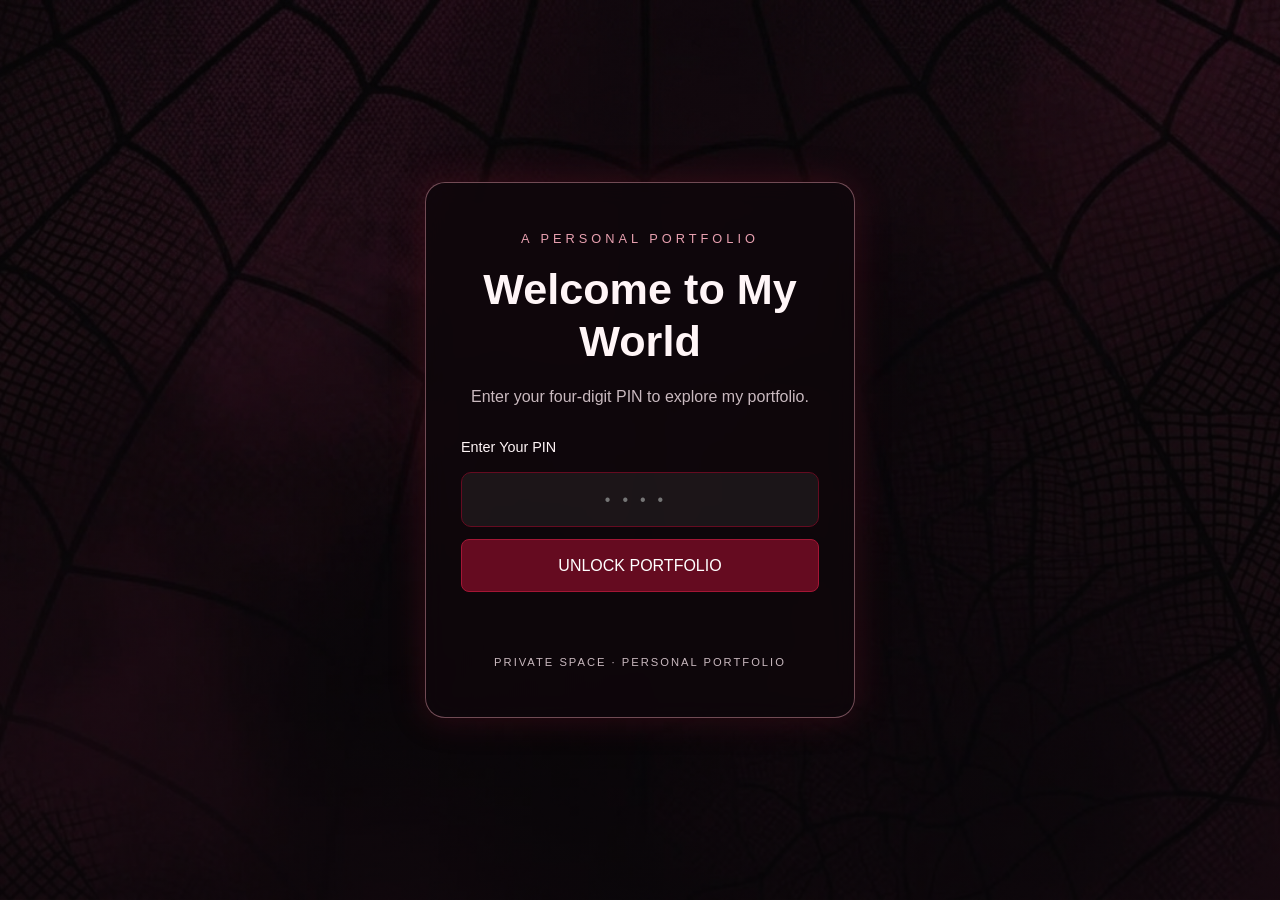
<file: index.html>
<!DOCTYPE html>
<html lang="en">
<head>
    <meta charset="UTF-8">
    <meta name="viewport" content="width=device-width, initial-scale=1.0">
    <title>My Portfolio</title>
    <link rel="stylesheet" href="style.css">
</head>
<body class="pin-page">

    <main class="pin-container">
        <div class="pin-card">
            <p class="small-title">A PERSONAL PORTFOLIO</p>
            <h1>Welcome to My World</h1>
            <p class="description">
                Enter your four-digit PIN to explore my portfolio.
            </p>

            <form id="pin-form">
                <label for="pin-input">Enter Your PIN</label>
                <input
                    type="password"
                    id="pin-input"
                    name="pin"
                    placeholder="••••"
                    maxlength="4"
                    inputmode="numeric"
                    pattern="[0-9]{4}"
                    autocomplete="off"
                    required
                >
                <button type="submit" id="unlock-button">
                    UNLOCK PORTFOLIO
                </button>
                <p id="pin-message" aria-live="polite"></p>
            </form>

            <p class="footer-text">
                PRIVATE SPACE · PERSONAL PORTFOLIO
            </p>
        </div>
    </main>

    <script src="script.js"></script>
</body>
</html>
</file>
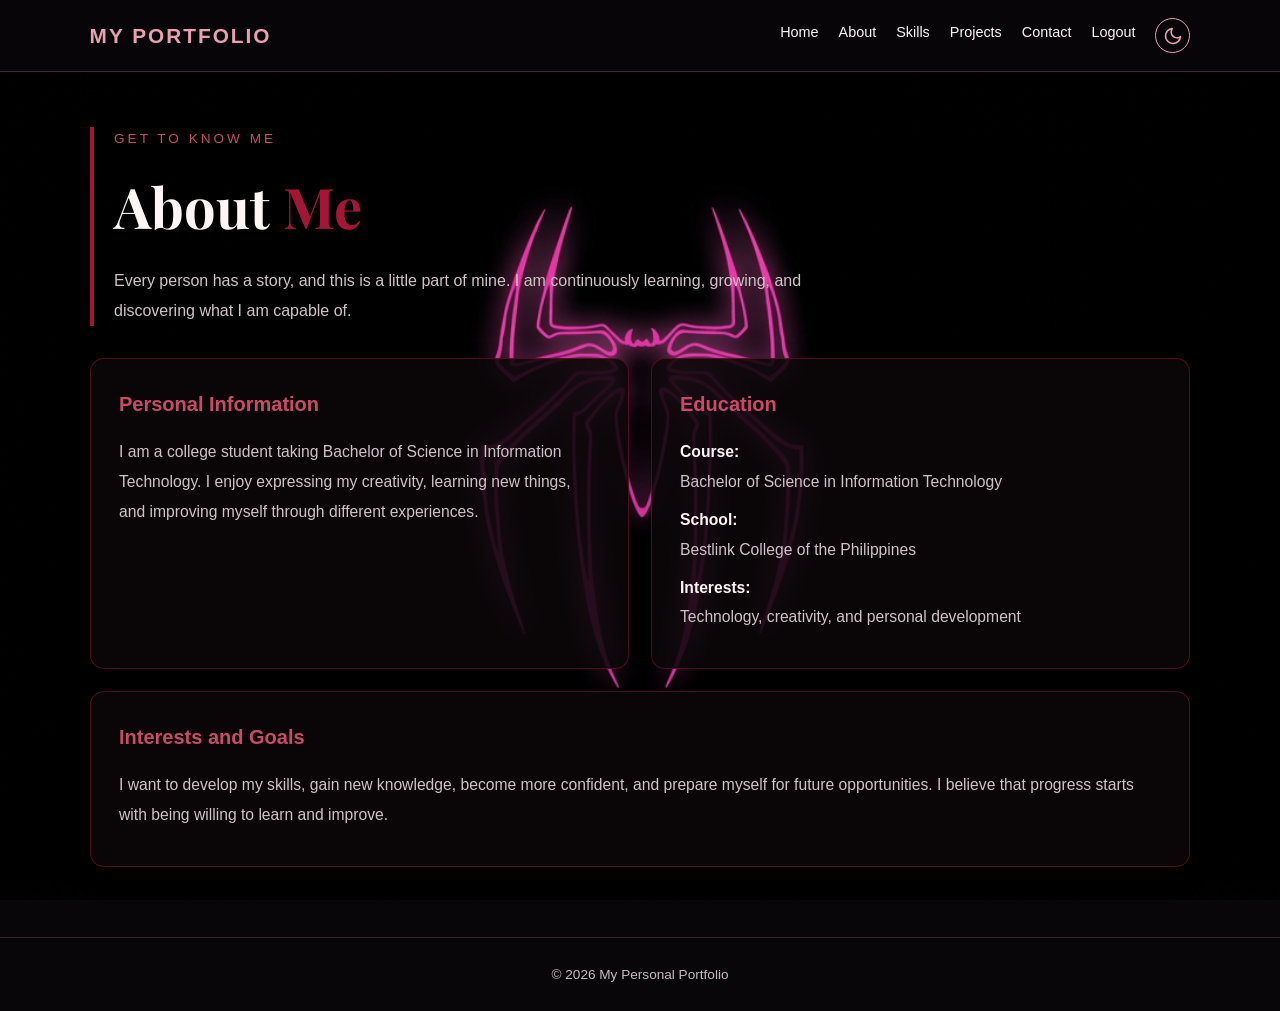
<file: about.html>
<!DOCTYPE html>
<html lang="en">
<head>
    <meta charset="UTF-8">
    <meta name="viewport" content="width=device-width, initial-scale=1.0">
    <title>About Me | My Portfolio</title>
    <link rel="preconnect" href="https://fonts.googleapis.com">
    <link href="https://fonts.googleapis.com/css2?family=Playfair+Display:wght@400;500;600;700&display=swap" rel="stylesheet">
    <link rel="stylesheet" href="style.css">
</head>
<body>
    <header>
        <nav class="navbar">
            <a href="home.html" class="logo">MY PORTFOLIO</a>
            <ul class="nav-links">
                <li><a href="home.html">Home</a></li>
                <li><a href="about.html" class="active">About</a></li>
                <li><a href="skills.html">Skills</a></li>
                <li><a href="projects.html">Projects</a></li>
                <li><a href="contact.html">Contact</a></li>
                <li><a href="index.html" class="logout-btn">Logout</a></li>
                <li>
                    <button id="theme-toggle" class="theme-toggle" aria-label="Toggle Theme">
                        <svg id="moon-icon" xmlns="http://www.w3.org/2000/svg" width="20" height="20" viewBox="0 0 24 24" fill="none" stroke="currentColor" stroke-width="2" stroke-linecap="round" stroke-linejoin="round">
                            <path d="M21 12.79A9 9 0 1 1 11.21 3 7 7 0 0 0 21 12.79z"></path>
                        </svg>
                        <svg id="sun-icon" xmlns="http://www.w3.org/2000/svg" width="20" height="20" viewBox="0 0 24 24" fill="none" stroke="currentColor" stroke-width="2" stroke-linecap="round" stroke-linejoin="round" style="display: none;">
                            <circle cx="12" cy="12" r="5"></circle>
                            <line x1="12" y1="1" x2="12" y2="3"></line>
                            <line x1="12" y1="21" x2="12" y2="23"></line>
                            <line x1="4.22" y1="4.22" x2="5.64" y2="5.64"></line>
                            <line x1="18.36" y1="18.36" x2="19.78" y2="19.78"></line>
                            <line x1="1" y1="12" x2="3" y2="12"></line>
                            <line x1="21" y1="12" x2="23" y2="12"></line>
                            <line x1="4.22" y1="19.78" x2="5.64" y2="18.36"></line>
                            <line x1="18.36" y1="5.64" x2="19.78" y2="4.22"></line>
                        </svg>
                    </button>
                </li>
            </ul>
        </nav>
    </header>

    <main class="page-content">
        <section class="about-section">
            <div class="about-header">
                <p class="welcome-text">GET TO KNOW ME</p>
                <h1>About <span>Me</span></h1>
                <p class="about-intro">
                    Every person has a story, and this is a little
                    part of mine. I am continuously learning,
                    growing, and discovering what I am capable of.
                </p>
            </div>

            <div class="about-grid">
                <article class="about-card">
                    <h2>Personal Information</h2>
                    <p>
                        I am a college student taking Bachelor of
                        Science in Information Technology. I enjoy
                        expressing my creativity, learning new things,
                        and improving myself through different experiences.
                    </p>
                </article>

                <article class="about-card">
                    <h2>Education</h2>
                    <p>
                        <strong>Course:</strong><br>
                        Bachelor of Science in Information Technology
                    </p>
                    <p>
                        <strong>School:</strong><br>
                        Bestlink College of the Philippines
                    </p>
                    <p>
                        <strong>Interests:</strong><br>
                        Technology, creativity, and personal development
                    </p>
                </article>

                <article class="about-card goals-card">
                    <h2>Interests and Goals</h2>
                    <p>
                        I want to develop my skills, gain new knowledge,
                        become more confident, and prepare myself for
                        future opportunities. I believe that progress
                        starts with being willing to learn and improve.
                    </p>
                </article>
            </div>
        </section>
    </main>

    <footer>
        <p>© 2026 My Personal Portfolio</p>
    </footer>

    <script src="theme.js"></script>
</body>
</html>
</file>
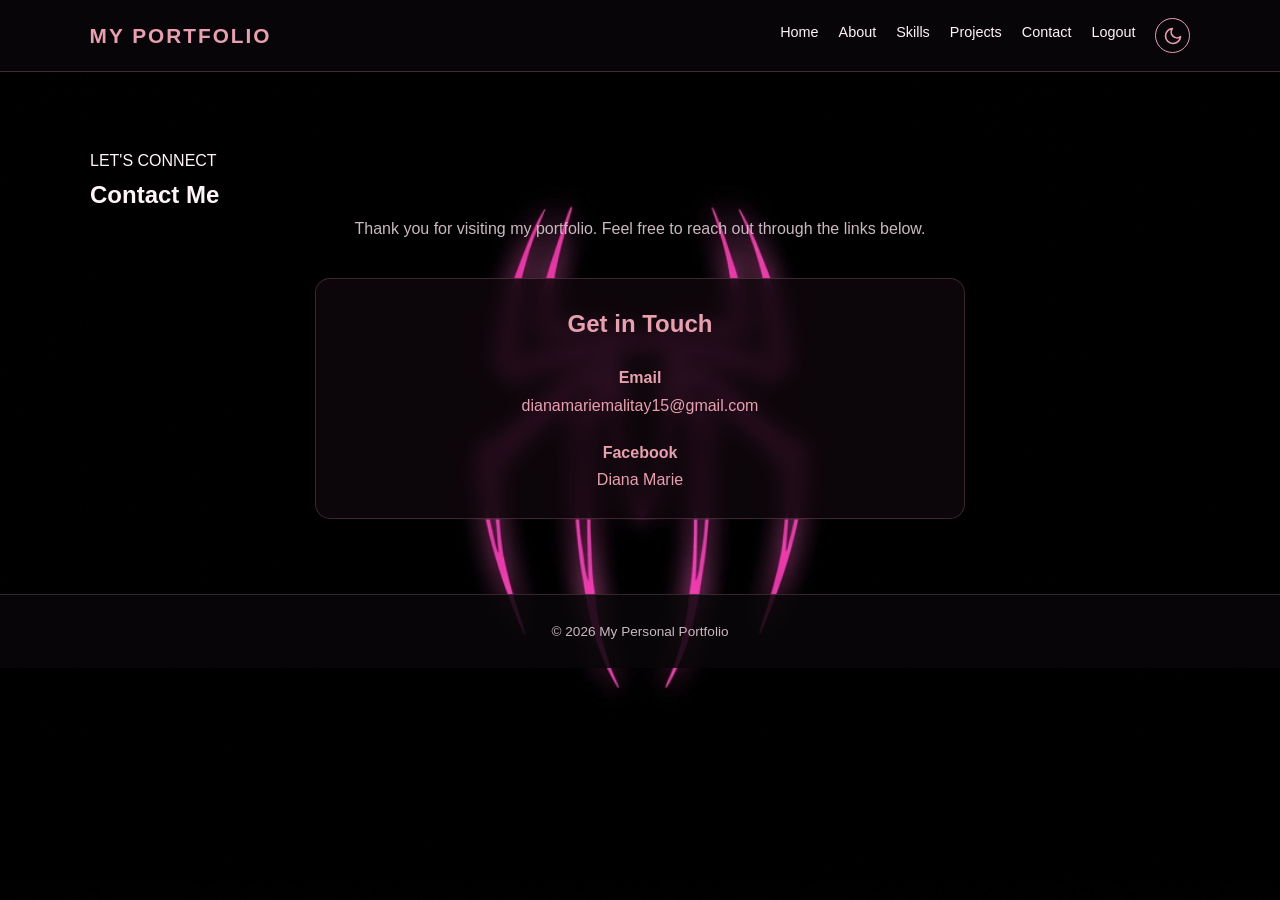
<file: contact.html>
<!DOCTYPE html>
<html lang="en">
<head>
    <meta charset="UTF-8">
    <meta name="viewport" content="width=device-width, initial-scale=1.0">
    <title>Contact Me | My Portfolio</title>
    <link rel="stylesheet" href="style.css">
</head>
<body>
    <header>
        <nav class="navbar">
            <a href="home.html" class="logo">MY PORTFOLIO</a>
            <ul class="nav-links">
                <li><a href="home.html">Home</a></li>
                <li><a href="about.html">About</a></li>
                <li><a href="skills.html">Skills</a></li>
                <li><a href="projects.html">Projects</a></li>
                <li><a href="contact.html" class="active">Contact</a></li>
                <li><a href="index.html" class="logout-btn">Logout</a></li>
                <li>
                    <button id="theme-toggle" class="theme-toggle" aria-label="Toggle Theme">
                        <svg id="moon-icon" xmlns="http://www.w3.org/2000/svg" width="20" height="20" viewBox="0 0 24 24" fill="none" stroke="currentColor" stroke-width="2" stroke-linecap="round" stroke-linejoin="round">
                            <path d="M21 12.79A9 9 0 1 1 11.21 3 7 7 0 0 0 21 12.79z"></path>
                        </svg>
                        <svg id="sun-icon" xmlns="http://www.w3.org/2000/svg" width="20" height="20" viewBox="0 0 24 24" fill="none" stroke="currentColor" stroke-width="2" stroke-linecap="round" stroke-linejoin="round" style="display: none;">
                            <circle cx="12" cy="12" r="5"></circle>
                            <line x1="12" y1="1" x2="12" y2="3"></line>
                            <line x1="12" y1="21" x2="12" y2="23"></line>
                            <line x1="4.22" y1="4.22" x2="5.64" y2="5.64"></line>
                            <line x1="18.36" y1="18.36" x2="19.78" y2="19.78"></line>
                            <line x1="1" y1="12" x2="3" y2="12"></line>
                            <line x1="21" y1="12" x2="23" y2="12"></line>
                            <line x1="4.22" y1="19.78" x2="5.64" y2="18.36"></line>
                            <line x1="18.36" y1="5.64" x2="19.78" y2="4.22"></line>
                        </svg>
                    </button>
                </li>
            </ul>
        </nav>
    </header>

    <main class="page-content">
        <section class="contact-section">
            <p class="welcome-text">LET'S CONNECT</p>
            <h1>Contact <span>Me</span></h1>
            <p class="section-description">
                Thank you for visiting my portfolio.
                Feel free to reach out through the links below.
            </p>

            <div class="contact-card">
                <h2>Get in Touch</h2>
                <p class="contact-label">Email</p>
                <p>
                    <a href="mailto:dianamariemalitay15@gmail.com">
                        dianamariemalitay15@gmail.com
                    </a>
                </p>
                <p class="contact-label">Facebook</p>
                <p>
                    <a href="https://www.facebook.com/" target="_blank" rel="noopener noreferrer">
                          Diana Marie
                    </a>
                </p>
            </div>
        </section>
    </main>

    <footer>
        <p>© 2026 My Personal Portfolio</p>
    </footer>
    <script src="theme.js"></script>
</body>
</html>
</file>
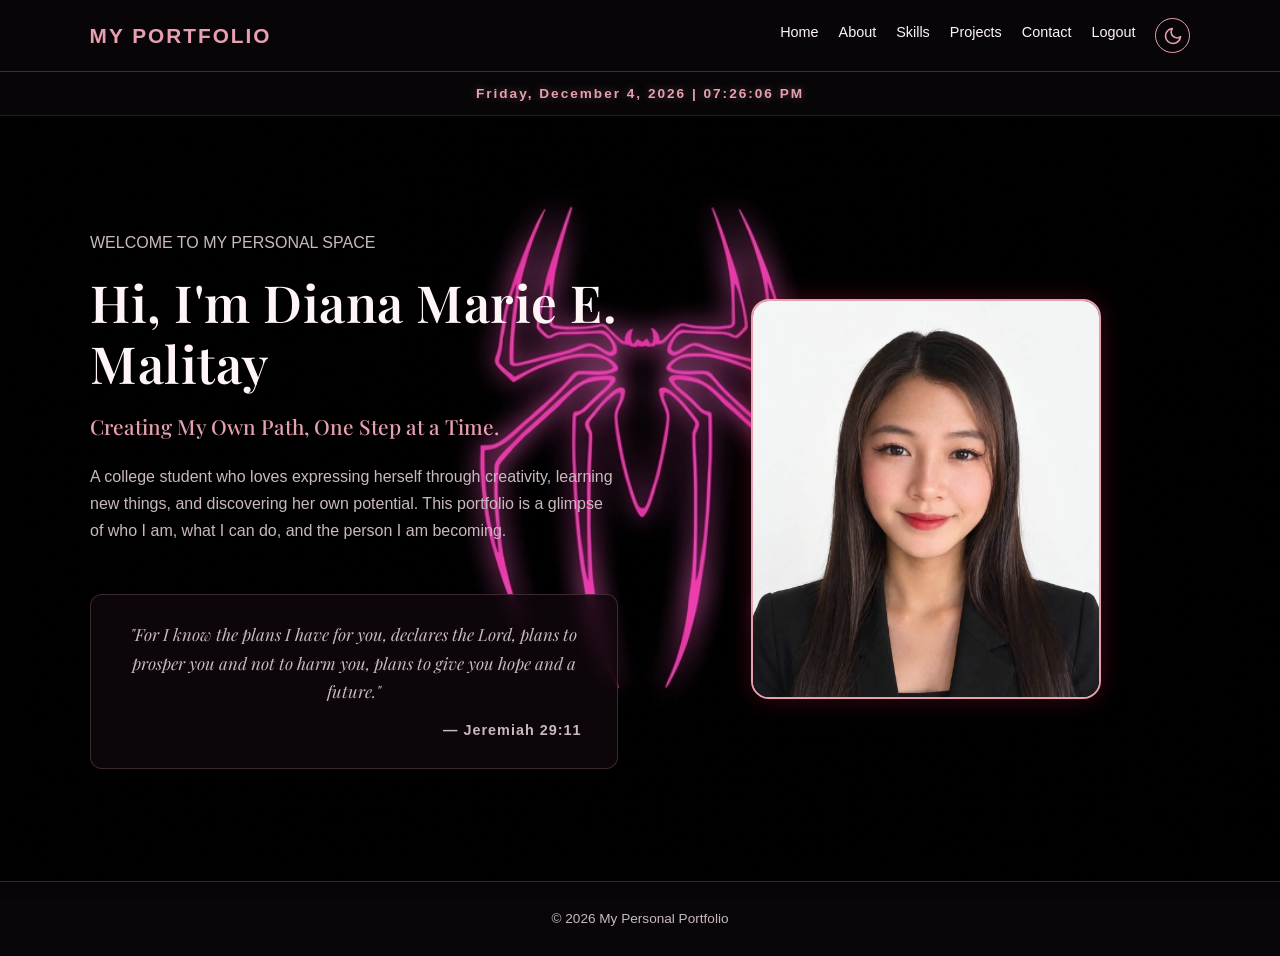
<file: home.html>
<!DOCTYPE html>
<html lang="en">
<head>
    <meta charset="UTF-8">
    <meta name="viewport" content="width=device-width, initial-scale=1.0">
    <link rel="preconnect" href="https://fonts.googleapis.com">
    <link href="https://fonts.googleapis.com/css2?family=Playfair+Display:wght@400;500;600;700&display=swap" rel="stylesheet">
    <title>Home | My Portfolio</title>
    <link rel="stylesheet" href="style.css">
</head>
<body>
    <header>
        <nav class="navbar">
            <a href="home.html" class="logo">MY PORTFOLIO</a>
            <ul class="nav-links">
                <li><a href="home.html" class="active">Home</a></li>
                <li><a href="about.html">About</a></li>
                <li><a href="skills.html">Skills</a></li>
                <li><a href="projects.html">Projects</a></li>
                <li><a href="contact.html">Contact</a></li>
                <li><a href="index.html" class="logout-btn">Logout</a></li>
                <li>
                    <button id="theme-toggle" class="theme-toggle" aria-label="Toggle Theme">
                        <svg id="moon-icon" xmlns="http://www.w3.org/2000/svg" width="20" height="20" viewBox="0 0 24 24" fill="none" stroke="currentColor" stroke-width="2" stroke-linecap="round" stroke-linejoin="round">
                            <path d="M21 12.79A9 9 0 1 1 11.21 3 7 7 0 0 0 21 12.79z"></path>
                        </svg>
                        <svg id="sun-icon" xmlns="http://www.w3.org/2000/svg" width="20" height="20" viewBox="0 0 24 24" fill="none" stroke="currentColor" stroke-width="2" stroke-linecap="round" stroke-linejoin="round" style="display: none;">
                            <circle cx="12" cy="12" r="5"></circle>
                            <line x1="12" y1="1" x2="12" y2="3"></line>
                            <line x1="12" y1="21" x2="12" y2="23"></line>
                            <line x1="4.22" y1="4.22" x2="5.64" y2="5.64"></line>
                            <line x1="18.36" y1="18.36" x2="19.78" y2="19.78"></line>
                            <line x1="1" y1="12" x2="3" y2="12"></line>
                            <line x1="21" y1="12" x2="23" y2="12"></line>
                            <line x1="4.22" y1="19.78" x2="5.64" y2="18.36"></line>
                            <line x1="18.36" y1="5.64" x2="19.78" y2="4.22"></line>
                        </svg>
                    </button>
                </li>
            </ul>
        </nav>
        <div class="top-clock" id="real-time-clock"></div>
    </header>

    <main>
        <section id="home" class="hero">
            <div class="hero-content">
                <p class="welcome-text">WELCOME TO MY PERSONAL SPACE</p>
                <h1>Hi, I'm <span>Diana Marie E. Malitay</span></h1>
                <h2>Creating My Own Path, One Step at a Time.</h2>
                <p class="intro">
                    A college student who loves expressing herself through
                    creativity, learning new things, and discovering her own
                    potential. This portfolio is a glimpse of who I am,
                    what I can do, and the person I am becoming.
                </p>
                
                <div class="verse-wrapper">
                    <div class="verse-card">
                        <p class="verse-text">
                            "For I know the plans I have for you, declares the Lord, plans to prosper you and not to harm you, plans to give you hope and a future."
                        </p>
                        <p class="verse-ref">— Jeremiah 29:11</p>
                    </div>
                </div>
            </div>

            <div class="hero-media">
                 <img src="profile%20(2).jpg" alt="My Profile Picture" class="profile-image">
            </div>
        </section>
    </main>

    <footer>
        <p>© 2026 My Personal Portfolio</p>
    </footer>

    <script src="theme.js"></script>
</body>
</html>
</file>
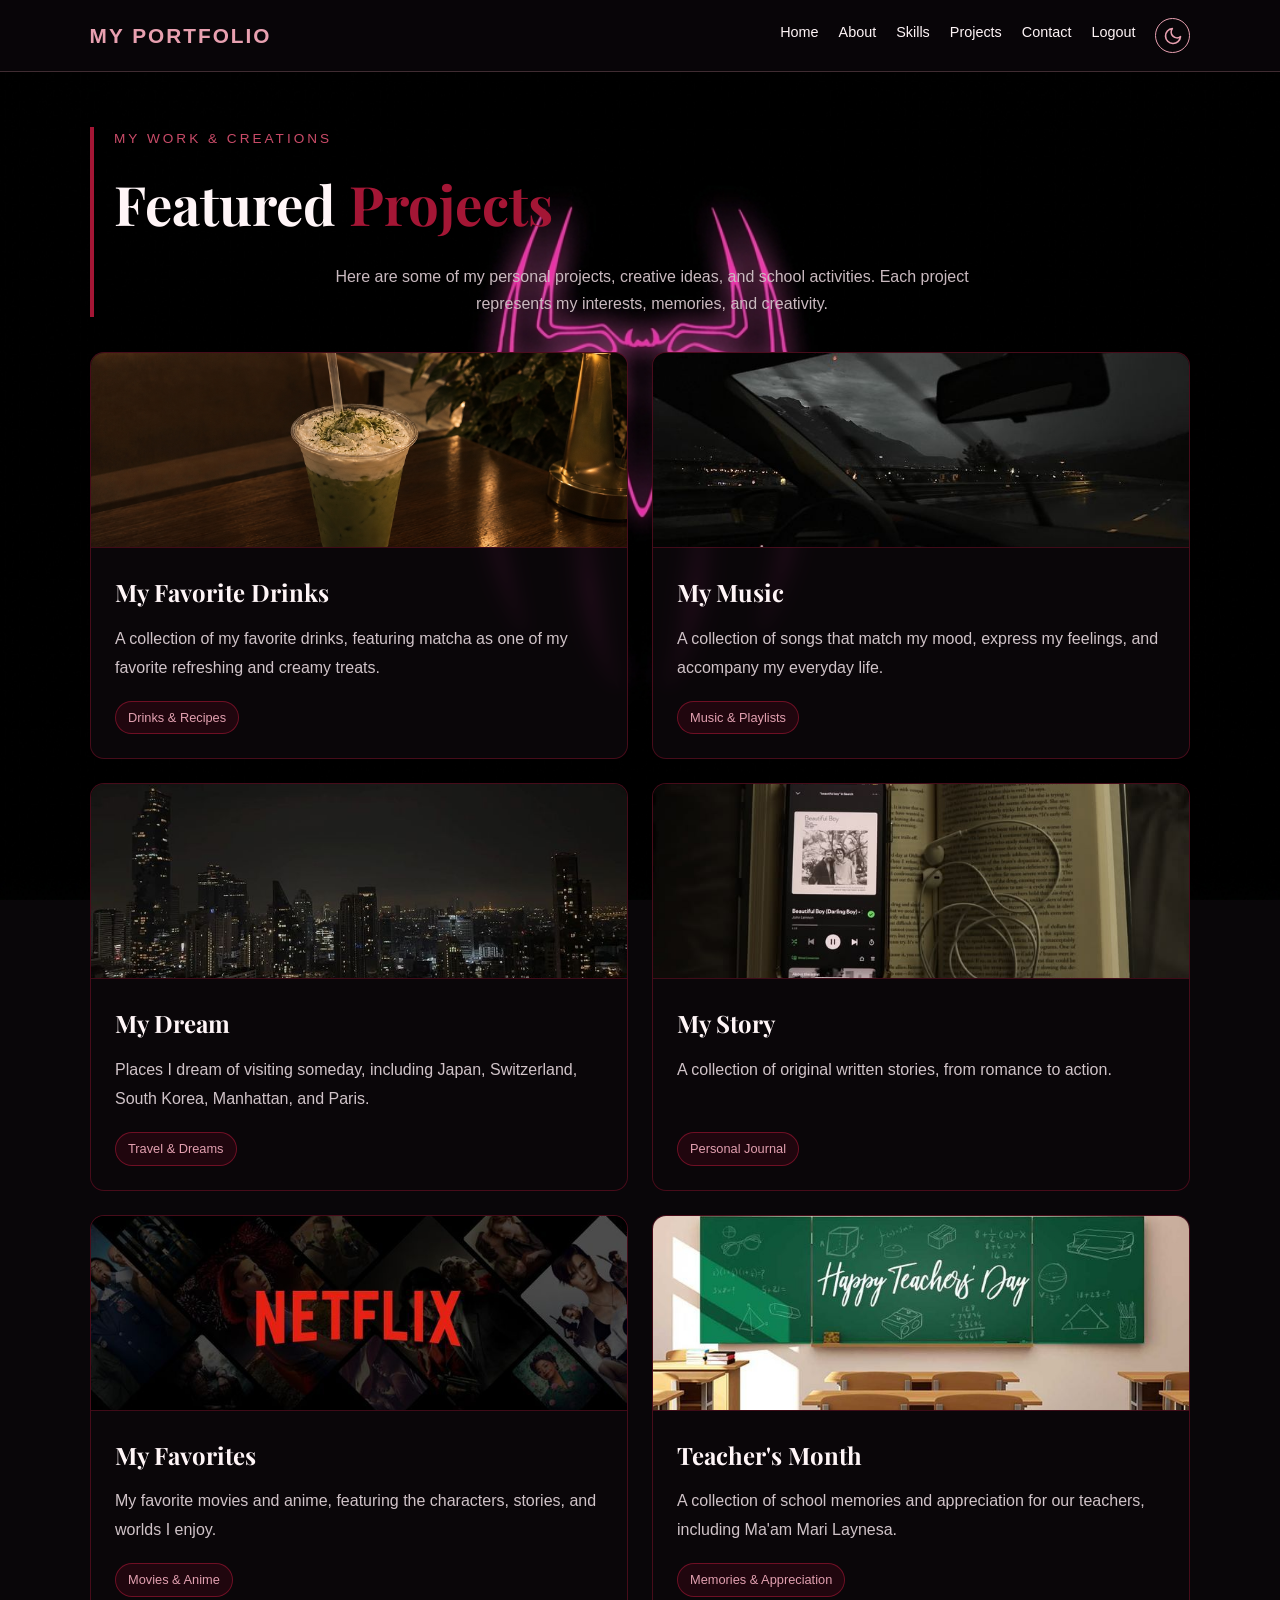
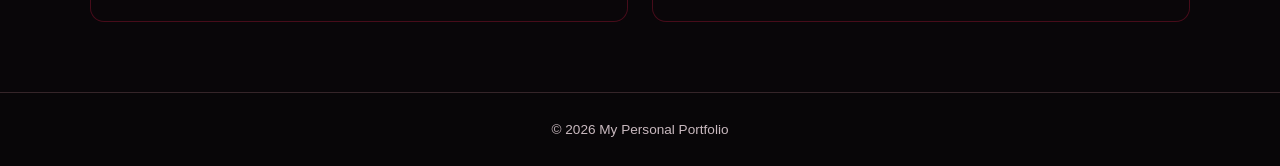
<file: projects.html>
<!DOCTYPE html>
<html lang="en">
<head>
    <meta charset="UTF-8">
    <meta name="viewport" content="width=device-width, initial-scale=1.0">
    <title>My Projects | My Portfolio</title>
    <link rel="preconnect" href="https://fonts.googleapis.com">
    <link href="https://fonts.googleapis.com/css2?family=Playfair+Display:wght@400;500;600;700&display=swap" rel="stylesheet">
    <link rel="stylesheet" href="style.css">
</head>
<body>
<header>
    <nav class="navbar">
        <a href="home.html" class="logo">MY PORTFOLIO</a>
        <ul class="nav-links">
            <li><a href="home.html">Home</a></li>
            <li><a href="about.html">About</a></li>
            <li><a href="skills.html">Skills</a></li>
            <li><a href="projects.html" class="active">Projects</a></li>
            <li><a href="contact.html">Contact</a></li>
            <li><a href="index.html" class="logout-btn">Logout</a></li>
            <li>
                <button id="theme-toggle" class="theme-toggle" aria-label="Toggle Theme">
                    <svg id="moon-icon" xmlns="http://www.w3.org/2000/svg" width="20" height="20" viewBox="0 0 24 24" fill="none" stroke="currentColor" stroke-width="2" stroke-linecap="round" stroke-linejoin="round">
                        <path d="M21 12.79A9 9 0 1 1 11.21 3 7 7 0 0 0 21 12.79z"></path>
                    </svg>
                    <svg id="sun-icon" xmlns="http://www.w3.org/2000/svg" width="20" height="20" viewBox="0 0 24 24" fill="none" stroke="currentColor" stroke-width="2" stroke-linecap="round" stroke-linejoin="round" style="display: none;">
                        <circle cx="12" cy="12" r="5"></circle>
                        <line x1="12" y1="1" x2="12" y2="3"></line>
                        <line x1="12" y1="21" x2="12" y2="23"></line>
                        <line x1="4.22" y1="4.22" x2="5.64" y2="5.64"></line>
                        <line x1="18.36" y1="18.36" x2="19.78" y2="19.78"></line>
                        <line x1="1" y1="12" x2="3" y2="12"></line>
                        <line x1="21" y1="12" x2="23" y2="12"></line>
                        <line x1="4.22" y1="19.78" x2="5.64" y2="18.36"></line>
                        <line x1="18.36" y1="5.64" x2="19.78" y2="4.22"></line>
                    </svg>
                </button>
            </li>
        </ul>
    </nav>
</header>

<main class="page-content">
    <section class="projects-section" id="projects-top">
        <div class="projects-header">
            <p class="welcome-text">MY WORK & CREATIONS</p>
            <h1>Featured <span>Projects</span></h1>
            <p class="section-description">
                Here are some of my personal projects, creative ideas,
                and school activities. Each project represents my
                interests, memories, and creativity.
            </p>
        </div>

        <div class="projects-grid">
            <article class="project-card">
                <div class="project-image">
                    <img src="matcha.jpg" alt="Matcha Frappe Shake">
                </div>
                <div class="project-info">
                    <h2>My Favorite Drinks</h2>
                    <p>
                        A collection of my favorite drinks, featuring matcha
                        as one of my favorite refreshing and creamy treats.
                    </p>
                    <a href="https://dyanne-brtz.github.io/1st-project-ITE/" class="project-category">Drinks & Recipes</a>
                </div>
            </article>

            <article class="project-card">
                <div class="project-image">
                    <img src="night-drive.jpg" alt="My Music Playlist">
                </div>
                <div class="project-info">
                    <h2>My Music</h2>
                    <p>
                        A collection of songs that match my mood,
                        express my feelings, and accompany my everyday life.
                    </p>
                    <a href="https://dyanne-brtz.github.io/2nd-Project-ITE/" class="project-category">Music & Playlists</a>
                </div>
            </article>

            <article class="project-card">
                <div class="project-image">
                    <img src="dream-cover.jpg" alt="My Dream">
                </div>
                <div class="project-info">
                    <h2>My Dream</h2>
                    <p>
                        Places I dream of visiting someday, including
                        Japan, Switzerland, South Korea, Manhattan, and Paris.
                    </p>
                    <a href="https://dyanne-brtz.github.io/3rd-Project-ITE/" class="project-category">Travel & Dreams</a>
                </div>
            </article>

            <article class="project-card">
                <div class="project-image">
                    <img src="mystory-cover.jpg" alt="My Story Cover">
                </div>
                <div class="project-info">
                    <h2>My Story</h2>
                    <p>
                        A collection of original written stories, 
                        from romance to action.
                    </p>
                    <a href="https://dyanne-brtz.github.io/4th-Project-ITE/" class="project-category">Personal Journal</a>
                </div>
            </article>

            <article class="project-card">
                <div class="project-image">
                    <img src="my favorites.jpg" alt="My Favorites">
                </div>
                <div class="project-info">
                    <h2>My Favorites</h2>
                    <p>
                        My favorite movies and anime, featuring the
                        characters, stories, and worlds I enjoy.
                    </p>
                    <a href="https://dyanne-brtz.github.io/5th-Project-ITE/" class="project-category">Movies & Anime</a>
                </div>
            </article>

            <article class="project-card">
                <div class="project-image">
                    <img src="teachers month.jpg" alt="Teacher's Month">
                </div>
                <div class="project-info">
                    <h2>Teacher's Month</h2>
                    <p>
                        A collection of school memories and appreciation
                        for our teachers, including Ma'am Mari Laynesa.
                    </p>
                    <a href="https://dyanne-brtz.github.io/6th-Project-ITE/" class="project-category">Memories & Appreciation</a>
                </div>
            </article>
        </div>
    </section>
</main>

<footer>
    <p>© 2026 My Personal Portfolio</p>
</footer>
<script src="theme.js"></script>
</body>
</html>
</file>
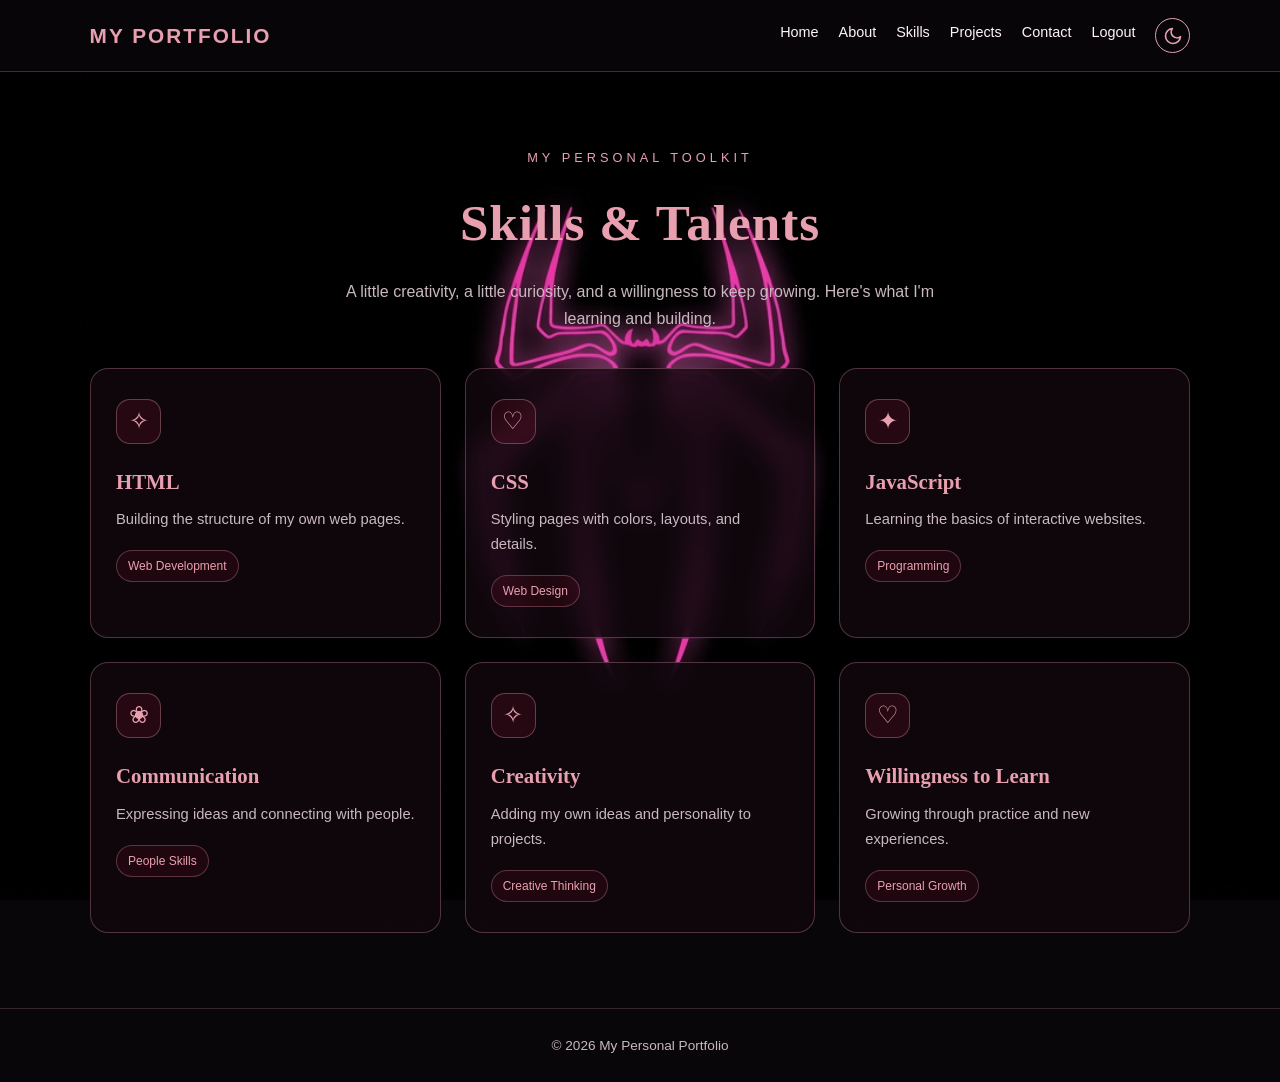
<file: skills.html>
<!DOCTYPE html>
<html lang="en">
<head>
    <meta charset="UTF-8">
    <meta name="viewport" content="width=device-width, initial-scale=1.0">
    <title>My Skills | My Portfolio</title>
    <link rel="stylesheet" href="style.css">
</head>
<body>
    <header>
        <nav class="navbar">
            <a href="home.html" class="logo">MY PORTFOLIO</a>
            <ul class="nav-links">
                <li><a href="home.html">Home</a></li>
                <li><a href="about.html">About</a></li>
                <li><a href="skills.html" class="active">Skills</a></li>
                <li><a href="projects.html">Projects</a></li>
                <li><a href="contact.html">Contact</a></li>
                <li><a href="index.html" class="logout-btn">Logout</a></li>
                <li>
                    <button id="theme-toggle" class="theme-toggle" aria-label="Toggle Theme">
                        <svg id="moon-icon" xmlns="http://www.w3.org/2000/svg" width="20" height="20" viewBox="0 0 24 24" fill="none" stroke="currentColor" stroke-width="2" stroke-linecap="round" stroke-linejoin="round">
                            <path d="M21 12.79A9 9 0 1 1 11.21 3 7 7 0 0 0 21 12.79z"></path>
                        </svg>
                        <svg id="sun-icon" xmlns="http://www.w3.org/2000/svg" width="20" height="20" viewBox="0 0 24 24" fill="none" stroke="currentColor" stroke-width="2" stroke-linecap="round" stroke-linejoin="round" style="display: none;">
                            <circle cx="12" cy="12" r="5"></circle>
                            <line x1="12" y1="1" x2="12" y2="3"></line>
                            <line x1="12" y1="21" x2="12" y2="23"></line>
                            <line x1="4.22" y1="4.22" x2="5.64" y2="5.64"></line>
                            <line x1="18.36" y1="18.36" x2="19.78" y2="19.78"></line>
                            <line x1="1" y1="12" x2="3" y2="12"></line>
                            <line x1="21" y1="12" x2="23" y2="12"></line>
                            <line x1="4.22" y1="19.78" x2="5.64" y2="18.36"></line>
                            <line x1="18.36" y1="5.64" x2="19.78" y2="4.22"></line>
                        </svg>
                    </button>
                </li>
            </ul>
        </nav>
    </header>

    <main class="page-section skills-page">
        <p class="small-title">MY PERSONAL TOOLKIT</p>
        <h1 class="section-title">Skills &amp; Talents</h1>
        <p class="section-description">
            A little creativity, a little curiosity, and a willingness
            to keep growing. Here's what I'm learning and building.
        </p>

        <div class="card-grid skills-grid">
            <div class="card skill-card">
                <span class="skill-icon">✧</span>
                <h2>HTML</h2>
                <p>Building the structure of my own web pages.</p>
                <span class="skill-tag">Web Development</span>
            </div>

            <div class="card skill-card">
                <span class="skill-icon">♡</span>
                <h2>CSS</h2>
                <p>Styling pages with colors, layouts, and details.</p>
                <span class="skill-tag">Web Design</span>
            </div>

            <div class="card skill-card">
                <span class="skill-icon">✦</span>
                <h2>JavaScript</h2>
                <p>Learning the basics of interactive websites.</p>
                <span class="skill-tag">Programming</span>
            </div>

            <div class="card skill-card">
                <span class="skill-icon">❀</span>
                <h2>Communication</h2>
                <p>Expressing ideas and connecting with people.</p>
                <span class="skill-tag">People Skills</span>
            </div>

            <div class="card skill-card">
                <span class="skill-icon">✧</span>
                <h2>Creativity</h2>
                <p>Adding my own ideas and personality to projects.</p>
                <span class="skill-tag">Creative Thinking</span>
            </div>

            <div class="card skill-card">
                <span class="skill-icon">♡</span>
                <h2>Willingness to Learn</h2>
                <p>Growing through practice and new experiences.</p>
                <span class="skill-tag">Personal Growth</span>
            </div>
        </div>
    </main>

    <footer>
        <p>© 2026 My Personal Portfolio</p>
    </footer>

    <script src="theme.js"></script>
</body>
</html>
</file>
<file: style.css>
* {
    margin: 0;
    padding: 0;
    box-sizing: border-box;
}

:root {
    --black: #090609;
    --dark-red: #650b20;
    --red: #a41635;
    --pink: #e8a0b0;
    --white: #fff5f7;
    --muted: #c9b9bf;
    --glass: rgba(15, 7, 12, 0.82);
}

html { scroll-behavior: smooth; }

body {
    min-height: 100vh;
    font-family: Arial, Helvetica, sans-serif;
    color: var(--white);
    background-color: var(--black);
    background-image: url("background-dark.jpg");
    background-position: center;
    background-size: cover;
    background-attachment: fixed;
    line-height: 1.7;
}

body.pin-page {
    background-image:
        linear-gradient(rgba(9, 6, 9, 0.45), rgba(9, 6, 9, 0.70)),
        url("pin-bg.jpg");
    background-position: center;
    background-size: cover;
    background-repeat: no-repeat;
    background-attachment: fixed;
}

a { color: var(--pink); text-decoration: none; transition: 0.3s ease; }
a:hover { color: white; }
button, input { font: inherit; }

.navbar {
    width: 100%;
    padding: 18px 7%;
    display: flex;
    justify-content: space-between;
    align-items: center;
    flex-wrap: wrap;
    gap: 15px;
    background: rgba(9, 6, 9, 0.92);
    border-bottom: 1px solid rgba(232, 160, 176, 0.25);
}

.logo { color: var(--pink); font-size: 1.3rem; font-weight: bold; letter-spacing: 2px; }
.nav-links { display: flex; flex-wrap: wrap; gap: 20px; list-style: none; }
.nav-links a { color: var(--white); font-size: 0.9rem; }
.nav-links a:hover { color: var(--pink); }

section, .page-section { width: min(1100px, 88%); margin: 0 auto; padding: 75px 0; }
.section-title { margin-bottom: 12px; color: var(--pink); font-size: clamp(2rem, 5vw, 3rem); text-align: center; }
.section-description { max-width: 700px; margin: 0 auto 35px; color: var(--muted); text-align: center; }
.small-title { color: var(--pink); font-size: 0.8rem; letter-spacing: 4px; text-transform: uppercase; }
.highlight { color: var(--pink); }

.pin-container { min-height: 100vh; display: flex; justify-content: center; align-items: center; padding: 25px; }
.pin-card {
    width: 100%; max-width: 430px; padding: 45px 35px; text-align: center;
    background: var(--glass); border: 1px solid rgba(232, 160, 176, 0.45);
    border-radius: 20px; box-shadow: 0 0 35px rgba(164, 22, 53, 0.25); backdrop-filter: blur(12px);
}
.pin-card h1 { margin: 15px 0; font-size: clamp(2rem, 6vw, 2.7rem); line-height: 1.2; }
.description { margin-bottom: 25px; color: var(--muted); }
#pin-form { display: flex; flex-direction: column; gap: 12px; }
#pin-form label { text-align: left; font-size: 0.9rem; }
#pin-input {
    width: 100%; padding: 13px; color: white; text-align: center; letter-spacing: 12px;
    background: rgba(255, 255, 255, 0.06); border: 1px solid var(--dark-red); border-radius: 10px; outline: none;
}
#pin-input:focus { border-color: var(--pink); }
#unlock-button, .btn {
    display: inline-block; padding: 12px 22px; color: white; background: var(--dark-red);
    border: 1px solid var(--red); border-radius: 8px; cursor: pointer; transition: 0.3s ease;
}
#unlock-button:hover, .btn:hover { background: var(--red); transform: translateY(-2px); }
#pin-message { min-height: 24px; color: var(--pink); font-size: 0.9rem; }
.footer-text { margin-top: 25px; color: var(--muted); font-size: 0.7rem; letter-spacing: 2px; }

.hero { min-height: 85vh; display: flex; justify-content: center; align-items: center; gap: 45px; }
.hero-content { flex: 1; }
.hero h1 { margin: 15px 0; font-family: 'Playfair Display', Georgia, serif; font-size: clamp(2rem, 4vw, 3.4rem); font-weight: 600; line-height: 1.2; letter-spacing: 0.5px; }
.hero h2 { font-family: 'Playfair Display', serif; font-size: 1.3rem; font-weight: 500; color: var(--pink); margin-bottom: 18px; }
.hero p { max-width: 600px; color: var(--muted); }
.hero-buttons { display: flex; flex-wrap: wrap; gap: 15px; margin-top: 25px; }
.hero-image, .media-placeholder {
    min-height: 280px; display: flex; flex: 1; justify-content: center; align-items: center;
    padding: 25px; color: var(--pink); text-align: center; background: var(--glass);
    border: 1px solid rgba(232, 160, 176, 0.35); border-radius: 18px;
}
.hero-media { flex: 1; display: flex; justify-content: center; align-items: center; }
.profile-image {
    width: 100%; max-width: 350px; height: 400px; object-fit: cover; object-position: center;
    border-radius: 18px; border: 2px solid var(--pink); box-shadow: 0 0 25px rgba(164, 22, 53, 0.35);
}
.verse-wrapper { width: 100%; margin-top: 50px; }
.verse-card {
    background: var(--glass); border: 1px solid rgba(232, 160, 176, 0.22);
    border-radius: 12px; padding: 25px 35px; text-align: center; backdrop-filter: blur(8px); width: 100%;
}
.verse-text { font-family: 'Playfair Display', Georgia, serif; font-size: 1.05rem; font-style: italic; color: var(--white); line-height: 1.7; margin-bottom: 12px; }
.verse-ref { color: var(--pink); font-size: 0.9rem; font-weight: bold; letter-spacing: 1px; text-align: right; }

.card-grid { display: grid; grid-template-columns: repeat(3, minmax(0, 1fr)); gap: 22px; margin-top: 30px; }
.card, .info-card, .contact-card, .project-card {
    padding: 25px; background: var(--glass); border: 1px solid rgba(232, 160, 176, 0.22);
    border-radius: 15px; transition: 0.3s ease; backdrop-filter: blur(8px);
}
.card:hover, .info-card:hover, .contact-card:hover, .project-card:hover {
    border-color: var(--pink); transform: translateY(-5px); box-shadow: 0 10px 25px rgba(164, 22, 53, 0.15);
}
.card h2, .info-card h2, .contact-card h2, .project-card h2 { margin-bottom: 12px; color: var(--pink); }
.card p, .info-card p, .contact-card p, .project-card p { color: var(--muted); }
.skill-card { text-align: center; }
.skill-card h2 { font-size: 1.2rem; }

.about-section { width: min(1100px, 90%); margin: 0 auto; padding: 55px 0 70px; }
.about-header { margin-bottom: 32px; padding-left: 20px; border-left: 4px solid #a41635; }
.about-header .welcome-text { color: #c94b68; font-size: 0.85rem; letter-spacing: 3px; margin-bottom: 8px; }
.about-header h1 { font-family: 'Playfair Display', serif; color: #fff5f7; font-size: clamp(2.5rem, 5vw, 3.5rem); margin: 0 0 12px; }
.about-header h1 span { color: #a41635; }
.about-intro { max-width: 750px; color: #d0c3c8; line-height: 1.9; }
.about-grid { display: grid; grid-template-columns: repeat(2, minmax(0, 1fr)); gap: 22px; }
.about-card {
    padding: 28px; background: rgba(12, 7, 10, 0.88); border: 1px solid rgba(164, 22, 53, 0.45);
    border-radius: 14px; box-shadow: 0 8px 25px rgba(0, 0, 0, 0.18); transition: transform 0.25s ease, border-color 0.25s ease;
}
.about-card:hover { transform: translateY(-4px); border-color: #a41635; }
.about-card h2 { color: #c94b68; font-size: 1.25rem; margin: 0 0 16px; }
.about-card p { color: #d0c3c8; font-size: 0.98rem; line-height: 1.9; margin: 8px 0; }
.about-card strong { color: #fff5f7; }
.goals-card { grid-column: 1 / -1; }

.skills-page > .small-title { text-align: center; }
.skills-page .section-title { font-family: 'Playfair Display', Georgia, serif; font-size: clamp(2.2rem, 5vw, 3.2rem); letter-spacing: 1px; margin-top: 10px; }
.skills-page .section-description { max-width: 600px; }
.skills-grid { gap: 24px; }
.skills-grid .skill-card {
    position: relative; text-align: left; min-height: 235px; padding: 30px 25px;
    background: rgba(18, 8, 14, 0.82); border: 1px solid rgba(232, 160, 176, 0.3);
    border-radius: 18px; backdrop-filter: blur(12px); transition: transform 0.3s ease, border-color 0.3s ease, box-shadow 0.3s ease;
}
.skills-grid .skill-card:hover { transform: translateY(-7px); border-color: var(--pink); box-shadow: 0 10px 30px rgba(164, 22, 53, 0.25); }
.skill-icon {
    display: inline-flex; align-items: center; justify-content: center; width: 45px; height: 45px;
    margin-bottom: 20px; color: var(--pink); font-size: 1.5rem;
    background: rgba(164, 22, 53, 0.16); border: 1px solid rgba(232, 160, 176, 0.35); border-radius: 14px;
}
.skills-grid .skill-card h2 { font-family: 'Playfair Display', Georgia, serif; font-size: 1.3rem; margin-bottom: 8px; }
.skills-grid .skill-card p { font-size: 0.92rem; line-height: 1.7; }
.skill-tag {
    display: inline-block; margin-top: 18px; padding: 5px 11px; color: var(--pink);
    font-size: 0.75rem; border: 1px solid rgba(232, 160, 176, 0.3); border-radius: 30px; background: rgba(164, 22, 53, 0.12);
}

.projects-section { width: min(1100px, 90%); margin: 0 auto; padding: 55px 0 70px; }
.projects-header { margin-bottom: 32px; padding-left: 20px; border-left: 4px solid #a41635; }
.projects-header .welcome-text { color: #c94b68; font-size: 0.85rem; letter-spacing: 3px; margin-bottom: 8px; }
.projects-header h1 { font-family: 'Playfair Display', serif; color: #fff5f7; font-size: clamp(2.3rem, 5vw, 3.4rem); margin: 0 0 12px; }
.projects-header h1 span { color: #a41635; }
.projects-grid { display: grid; grid-template-columns: repeat(2, minmax(0, 1fr)); gap: 24px; align-items: stretch; }
.projects-grid .project-card {
    display: flex; flex-direction: column; min-width: 0; padding: 0; overflow: hidden;
    background: rgba(12, 7, 10, 0.90); border: 1px solid rgba(164, 22, 53, 0.4); border-radius: 14px;
}
.projects-grid .project-card .project-image {
    width: 100%; height: 195px; min-height: 0; margin: 0; padding: 0;
    overflow: hidden; border: none; border-bottom: 1px solid rgba(164, 22, 53, 0.35); border-radius: 0;
}
.projects-grid .project-card .project-image img { display: block; width: 100%; height: 100%; object-fit: cover; }
.projects-grid .project-info { padding: 24px; display: flex; flex-direction: column; flex-grow: 1; }
.projects-grid .project-info h2 { margin-bottom: 12px; color: #fff5f7; font-family: 'Playfair Display', Georgia, serif; }
.projects-grid .project-info > p:not(.project-category) { margin-bottom: 18px; color: #d0c3c8; line-height: 1.8; flex-grow: 1; }
.projects-grid .project-info .project-category {
    display: inline-block; padding: 5px 12px; color: #e2a0b0; font-size: 0.8rem;
    background: rgba(101, 11, 32, 0.25); border: 1px solid rgba(164, 22, 53, 0.6);
    border-radius: 20px; align-self: flex-start; margin-bottom: 0; transition: 0.3s;
}
.projects-grid .project-info .project-category:hover { background: #a41635; color: #fff; }

.contact-card { max-width: 650px; margin: 30px auto 0; text-align: center; }
.contact-label { margin-top: 20px; color: var(--pink) !important; font-weight: bold; }

footer {
    padding: 25px 15px; color: var(--muted); text-align: center;
    background: rgba(9, 6, 9, 0.85); border-top: 1px solid rgba(232, 160, 176, 0.2); font-size: 0.85rem;
}

.theme-toggle {
    background: transparent; border: 1px solid var(--pink); color: var(--pink);
    width: 35px; height: 35px; border-radius: 50%; cursor: pointer;
    display: flex; align-items: center; justify-content: center; font-size: 1.2rem; transition: 0.3s ease;
}
.theme-toggle:hover { background: var(--pink); color: var(--black); transform: scale(1.1); }

@media (max-width: 800px) {
    .navbar { justify-content: center; text-align: center; }
    .nav-links { justify-content: center; gap: 12px; }
    .hero { flex-direction: column; text-align: center; }
    .hero-buttons { justify-content: center; }
    .card-grid { grid-template-columns: repeat(2, minmax(0, 1fr)); }
    .about-content { grid-template-columns: 1fr; }
}

@media (max-width: 700px) {
    .about-section { padding: 35px 0 50px; }
    .about-grid { grid-template-columns: 1fr; gap: 16px; }
    .about-card { padding: 22px; }
    .goals-card { grid-column: auto; }
    .projects-section { padding: 35px 0 50px; }
    .projects-grid { grid-template-columns: 1fr; gap: 18px; }
}

@media (max-width: 520px) {
    section, .page-section { width: 90%; padding: 50px 0; }
    .card-grid { grid-template-columns: 1fr; }
    .pin-card { padding: 35px 22px; }
    .nav-links { gap: 10px; }
    .nav-links a { font-size: 0.8rem; }
}

body.light-mode {
    background-color: #f4f4f9 !important;
    color: #1a1a1a !important;
    background-image: url("background-light.jpg") !important;
    background-position: center !important;
    background-size: cover !important;
    background-attachment: fixed !important;
}

body.light-mode .navbar {
    background: rgba(255, 255, 255, 0.95) !important;
    border-bottom: 1px solid rgba(164, 22, 53, 0.2) !important;
}

body.light-mode footer {
    background: rgba(255, 255, 255, 0.95) !important;
    color: #555 !important;
    border-top: 1px solid rgba(164, 22, 53, 0.2) !important;
}

body.light-mode .logo,
body.light-mode .nav-links a,
body.light-mode .logout-btn {
    color: #a41635 !important;
}

body.light-mode .theme-toggle {
    background: rgba(255, 255, 255, 0.7);
    color: #a41635;
}

body.light-mode .hero h1,
body.light-mode .hero h2,
body.light-mode .welcome-text,
body.light-mode .verse-text,
body.light-mode .intro,
body.light-mode .pin-card h1,
body.light-mode .about-header h1,
body.light-mode .projects-header h1 {
    color: #1a1a1a !important;
}

body.light-mode .hero h1 span,
body.light-mode .about-header h1 span,
body.light-mode .projects-header h1 span {
    color: #a41635 !important;
}

body.light-mode .section-description,
body.light-mode .description,
body.light-mode .about-intro,
body.light-mode .footer-text,
body.light-mode .small-title {
    color: #555 !important;
}

body.light-mode .pin-card,
body.light-mode .verse-card,
body.light-mode .card,
body.light-mode .info-card,
body.light-mode .contact-card,
body.light-mode .project-card,
body.light-mode .about-card,
body.light-mode .hero-image,
body.light-mode .media-placeholder {
    background: rgba(255, 255, 255, 0.95) !important;
    border: 1px solid rgba(164, 22, 53, 0.3) !important;
    box-shadow: 0 5px 15px rgba(0, 0, 0, 0.05) !important;
    backdrop-filter: none !important;
}

body.light-mode .skills-grid .skill-card {
    background: rgba(255, 255, 255, 0.95) !important;
    border: 1px solid rgba(164, 22, 53, 0.3) !important;
    backdrop-filter: none !important;
}

body.light-mode .about-header,
body.light-mode .projects-header {
    border-left: 4px solid #a41635 !important;
}

body.light-mode .project-image {
    background: rgba(164, 22, 53, 0.08) !important;
    border-color: rgba(164, 22, 53, 0.3) !important;
}

body.light-mode .project-info h2,
body.light-mode .card h2,
body.light-mode .info-card h2,
body.light-mode .contact-card h2,
body.light-mode .about-card h2 {
    color: #1a1a1a !important;
}

body.light-mode .project-info > p:not(.project-category),
body.light-mode .about-card p,
body.light-mode .about-intro,
body.light-mode .card p,
body.light-mode .info-card p,
body.light-mode .contact-card p,
body.light-mode .skills-grid .skill-card p {
    color: #333 !important;
}

body.light-mode .about-card strong {
    color: #1a1a1a !important;
}

body.light-mode .skills-grid .skill-card h2,
body.light-mode .project-info h2 {
    color: #1a1a1a !important;
}

body.light-mode #pin-input {
    background: rgba(255, 255, 255, 0.9) !important;
    border: 1px solid #a41635 !important;
    color: #1a1a1a !important;
}

body.light-mode #pin-form label {
    color: #1a1a1a !important;
}

body.light-mode #pin-message {
    color: #a41635 !important;
}

body.light-mode .skill-tag,
body.light-mode .project-category,
body.light-mode a.project-category {
    background: rgba(164, 22, 53, 0.1) !important;
    border: 1px solid rgba(164, 22, 53, 0.4) !important;
    color: #a41635 !important;
}

body.light-mode .project-category:hover {
    background: #a41635 !important;
    color: #fff !important;
}

.top-clock {
    text-align: center;
    padding: 10px 15px;
    background: rgba(9, 6, 9, 0.85);
    border-bottom: 1px solid rgba(232, 160, 176, 0.15);
    font-size: 0.85rem;
    letter-spacing: 2px;
    color: var(--pink);
    font-weight: bold;
    text-shadow: 0 0 10px rgba(232, 160, 176, 0.4);
}

body.light-mode .top-clock {
    background: rgba(255, 255, 255, 0.95) !important;
    color: #a41635 !important;
    border-bottom: 1px solid rgba(164, 22, 53, 0.2) !important;
    text-shadow: none;
}

.body {
    background-image: url("background-dark.jpg") !important;
    background-position: center !important;
    background-size: cover !important;
    background-attachment: fixed !important;
}

body.light-mode {
    background-image: url("background-light.jpg") !important;
}
    cursor: pointer;
    display: flex;
    align-items: center;
    justify-content: center;
    transition: 0.3s ease;
}

.theme-toggle:hover {
    background: var(--pink);
    color: var(--black);
    transform: scale(1.1);
    font-weight: bold;
    letter-spacing: 1px;
    text-decoration: none;
    background: #650b20;
    border: 1px solid #a41635;

body.light-mode.pin-page {
    background-image: 
        linear-gradient(rgba(255, 255, 255, 0.6), rgba(255, 255, 255, 0.8)),
        url("background-light.jpg") !important;
    background-color: #f4f4f9 !important;
    background-position: center !important;
    background-size: cover !important;
    background-attachment: fixed !important;
}

body.light-mode.pin-page {
    background-image: 
        linear-gradient(rgba(255, 255, 255, 0.6), rgba(255, 255, 255, 0.8)),
        url("background-light.jpg") !important;
    background-color: #f4f4f9 !important;
    background-position: center !important;
    background-size: cover !important;
    background-attachment: fixed !important;
}

body.light-mode.pin-page .pin-card {
    background: rgba(255, 255, 255, 0.95) !important;
    border: 1px solid rgba(164, 22, 53, 0.3) !important;
    box-shadow: 0 0 35px rgba(164, 22, 53, 0.15) !important;
}

body.light-mode.pin-page .pin-card h1,
body.light-mode.pin-page .pin-card .small-title {
    color: #1a1a1a !important;
}

body.light-mode.pin-page .pin-card .description,
body.light-mo
</file>
